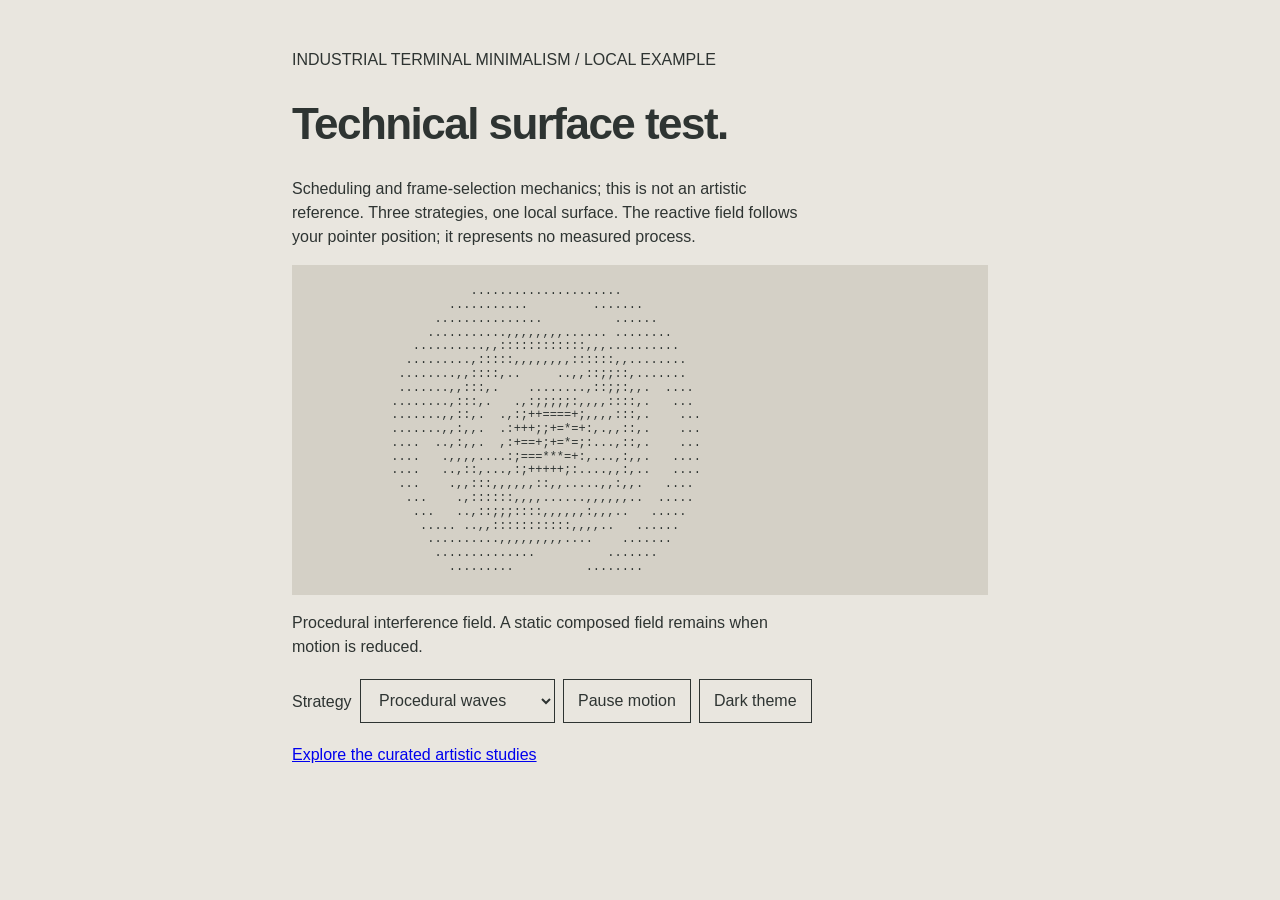
<file: industrial-terminal-minimalism/examples/living-ascii/index.html>
<!doctype html>
<!-- SPDX-License-Identifier: CC0-1.0 --><html lang="en"><meta charset="utf-8"><meta name="viewport" content="width=device-width,initial-scale=1"><title>Living ASCII / local vanilla example</title>
<style>:root{color-scheme:light;--paper:#E9E6DF;--ink:#2E3432;--surface:#D4D0C6}:root[data-theme=dark]{color-scheme:dark;--paper:#151714;--ink:#DCD6C5;--surface:#242722}*{box-sizing:border-box}body{margin:0;background:var(--paper);color:var(--ink);font:16px/1.5 'Segoe UI',Arial,sans-serif}main{max-width:760px;padding:32px;margin:auto}h1{font-size:44px;line-height:1.05;letter-spacing:-.035em}pre{background:var(--surface);font:400 clamp(7px,1.9vw,12px)/1.15 'Departure Mono',Consolas,'Liberation Mono',monospace;white-space:pre;overflow:hidden;min-height:280px;padding:20px;font-variant-ligatures:none}button,select{font:inherit;min-height:44px;padding:8px 14px;color:inherit;background:transparent;border:1px solid currentColor;margin:4px}button:focus-visible,select:focus-visible{outline:2px solid currentColor;outline-offset:3px}label{display:inline-block}p{max-width:58ch}</style>
<main><p>INDUSTRIAL TERMINAL MINIMALISM / LOCAL EXAMPLE</p><h1>Technical surface test.</h1><p>Scheduling and frame-selection mechanics; this is not an artistic reference. Three strategies, one local surface. The reactive field follows your pointer position; it represents no measured process.</p><pre id="art" aria-hidden="true"></pre><p id="caption">Procedural interference field. A static composed field remains when motion is reduced.</p><label>Strategy <select id="mode"><option value="procedural">Procedural waves</option><option value="authored">Authored orbit</option><option value="reactive">Pointer reactive field</option></select></label><button id="pause" aria-pressed="false">Pause motion</button><button id="theme">Dark theme</button><p><a href="curated/index.html">Explore the curated artistic studies</a></p></main>
<script type="module">
import {createSurface} from './surface.mjs';const art=document.querySelector('#art'),mode=document.querySelector('#mode');const cols=64,rows=21,grid=new Array(cols*rows).fill(' '),ramp=' .,:;+=*#@';let pointer=.5;
const poses=['       .        ','    .     +     ',' .           *  ','    +     .     '];
function render(ms,{still}){grid.fill(' ');const p=ms/8000*Math.PI*2;
 if(mode.value==='authored'){const n=Math.floor(ms/1000)%poses.length;for(let y=0;y<poses.length;y++)for(let x=0;x<poses[y].length;x++)grid[(8+y)*cols+24+x]=poses[(y+n)%poses.length][x];}
 else for(let y=0;y<rows;y++)for(let x=0;x<cols;x++){const nx=(x-cols/2)/cols,ny=(y-rows/2)/rows,r=Math.hypot(nx*1.7,ny),f=Math.sin(r*27-p)+Math.sin(nx*16+ny*8+p)*.5,envelope=Math.max(0,1-r*1.6),gain=mode.value==='reactive'?.35+pointer:.85;grid[y*cols+x]=ramp[Math.max(0,Math.min(9,Math.round((f+1.5)/3*envelope*gain*9)))];}
 art.textContent=Array.from({length:rows},(_,y)=>grid.slice(y*cols,(y+1)*cols).join('')).join('\n');}
const surface=createSurface(art,render);window.exampleSurface=surface;
document.querySelector('#pause').onclick=e=>{const p=e.target.getAttribute('aria-pressed')!=='true';e.target.setAttribute('aria-pressed',p);e.target.textContent=p?'Resume motion':'Pause motion';surface.pause(p);};
document.querySelector('#theme').onclick=e=>{const d=document.documentElement.dataset.theme!=='dark';document.documentElement.dataset.theme=d?'dark':'light';e.target.textContent=d?'Light theme':'Dark theme';};
mode.onchange=()=>surface.refresh();art.addEventListener('pointermove',e=>{pointer=Math.max(0,Math.min(1,e.offsetX/art.clientWidth));if(mode.value==='reactive')surface.refresh();});
</script></html>
</file>
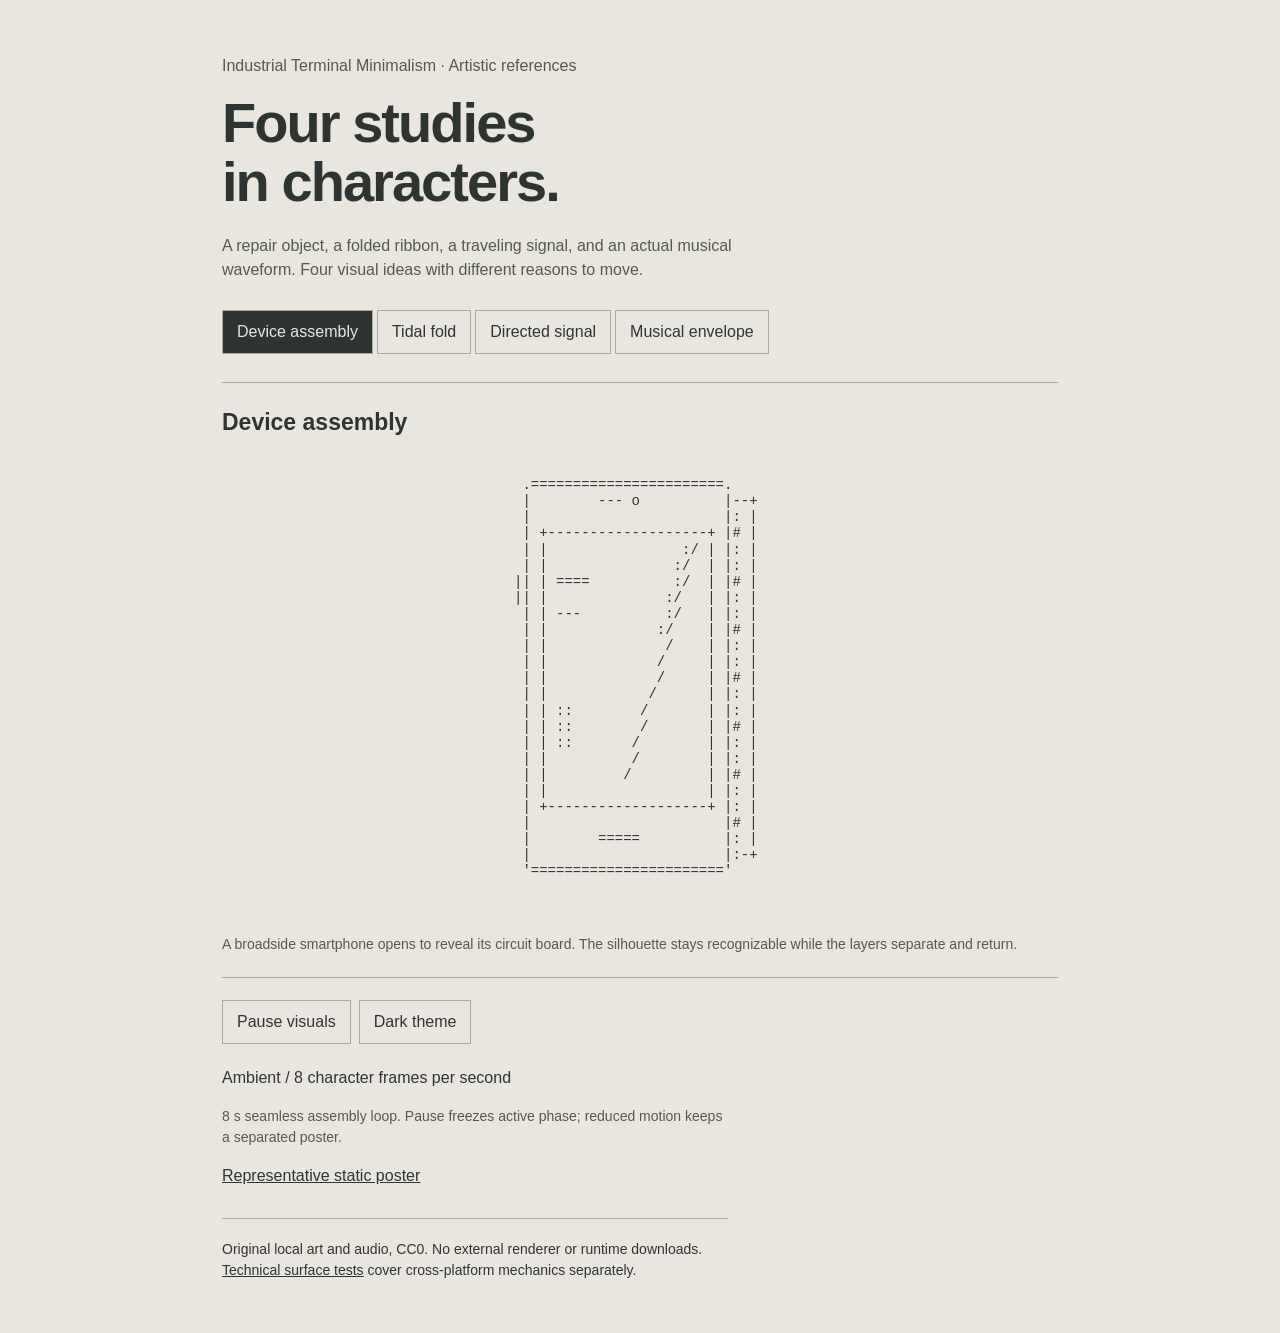
<file: industrial-terminal-minimalism/examples/living-ascii/curated/index.html>
<!doctype html>
<!-- SPDX-License-Identifier: CC0-1.0 --><html lang="en"><meta charset="utf-8"><meta name="viewport" content="width=device-width,initial-scale=1"><title>Four studies in characters</title>
<style>:root{color-scheme:light;--paper:#E9E6DF;--ink:#2E3432;--surface:#D4D0C6;--rule:#ACA99E;--muted:#535950}:root[data-theme=dark]{color-scheme:dark;--paper:#151714;--ink:#DCD6C5;--surface:#242722;--rule:#4D5147;--muted:#ABA999}*{box-sizing:border-box}body{margin:0;background:var(--paper);color:var(--ink);font:16px/1.5 'Segoe UI',Arial,sans-serif}main{max-width:900px;margin:auto;padding:38px 32px}h1{font-size:clamp(34px,5.8vw,56px);line-height:1.05;letter-spacing:-.035em;margin:12px 0 22px}h2{font-size:23px;margin:0}p{max-width:65ch}.intro{color:var(--muted)}nav{display:flex;gap:4px;flex-wrap:wrap;margin:28px 0}button,a{color:inherit}button{font:inherit;min-height:44px;padding:8px 14px;background:transparent;border:1px solid var(--rule)}button[aria-pressed=true]{background:var(--ink);color:var(--paper)}button:focus-visible,a:focus-visible{outline:2px solid var(--ink);outline-offset:4px}figure{margin:0;border-top:1px solid var(--rule);border-bottom:1px solid var(--rule);padding:22px 0}pre{font:400 clamp(8.5px,1.5vw,14px)/1.15 'Departure Mono',Consolas,'Liberation Mono',monospace;white-space:pre;font-variant-ligatures:none;font-synthesis:none;letter-spacing:0;overflow:hidden;width:max-content;max-width:100%;min-height:400px;margin:22px auto}figcaption{color:var(--muted);font-size:14px}.controls{display:flex;gap:8px;flex-wrap:wrap;margin:22px 0}.meta{color:var(--muted);font-size:14px}.footer{border-top:1px solid var(--rule);padding-top:20px;margin-top:30px;font-size:14px}@media(max-width:600px){main{padding:24px 20px}pre{min-height:300px}nav button{flex:1 1 44%;padding:8px}button{font-size:14px}}</style>
<main><p class="intro">Industrial Terminal Minimalism · Artistic references</p><h1>Four studies<br>in characters.</h1><p class="intro">A repair object, a folded ribbon, a traveling signal, and an actual musical waveform. Four visual ideas with different reasons to move.</p>
<nav aria-label="Art study"><button data-mode="phone" aria-pressed="true">Device assembly</button><button data-mode="ribbon" aria-pressed="false">Tidal fold</button><button data-mode="directed" aria-pressed="false">Directed signal</button><button data-mode="audio" aria-pressed="false">Musical envelope</button></nav>
<figure><h2 id="title">Device assembly</h2><pre id="art" aria-hidden="true"></pre><figcaption id="purpose"></figcaption></figure>
<div class="controls"><button id="pause" aria-pressed="false">Pause visuals</button><button id="play" hidden>Play audio study</button><button id="theme">Dark theme</button></div><p id="status" role="status"></p><p class="meta" id="lifecycle"></p><p><a id="poster" href="phone-poster.png">Representative static poster</a></p><audio id="audio" preload="metadata" src="audio-study.wav"></audio>
<p class="footer">Original local art and audio, CC0. No external renderer or runtime downloads. <a href="../index.html">Technical surface tests</a> cover cross-platform mechanics separately.</p></main>
<script type="module" src="gallery.mjs"></script></html>
</file>
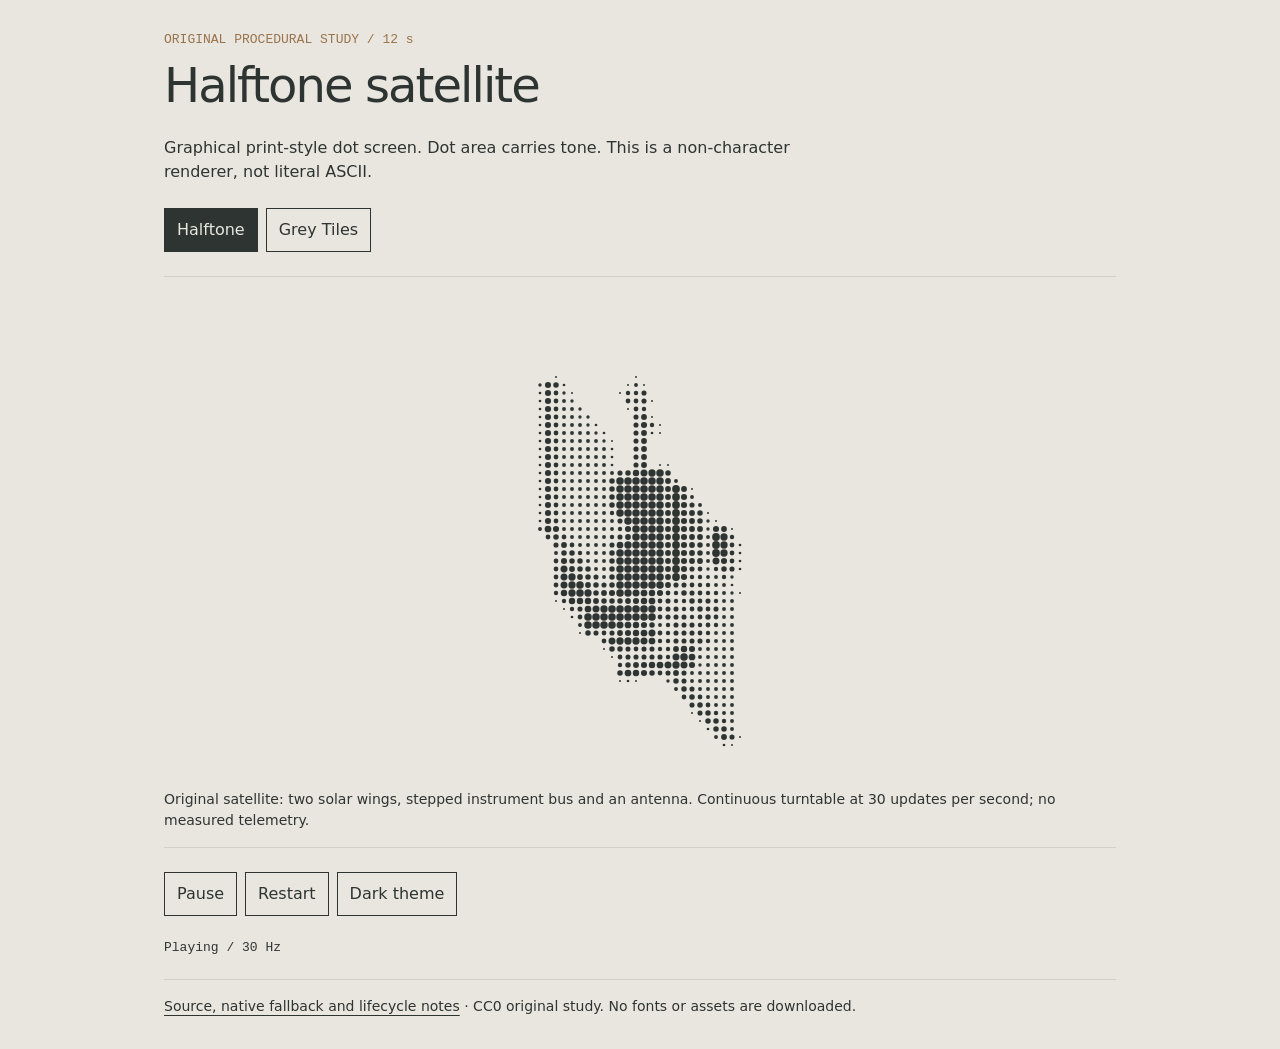
<file: industrial-terminal-minimalism/examples/living-ascii/print-satellite/index.html>
<!doctype html>
<!-- SPDX-License-Identifier: CC0-1.0 -->
<html lang="en" data-theme="light">
<meta charset="utf-8">
<meta name="viewport" content="width=device-width,initial-scale=1">
<title>Satellite / graphical print studies</title>
<link rel="stylesheet" href="../../../tokens/generated.css">
<style>
*{box-sizing:border-box}body{margin:0;background:var(--itm-color-canvas);color:var(--itm-color-text);font:16px/1.5 var(--itm-font-body)}
main{max-width:1000px;margin:0 auto;padding:32px 24px}h1{font-size:clamp(28px,5vw,48px);line-height:1.1;font-weight:500;letter-spacing:-.04em;margin:12px 0 24px}
.eyebrow{font:13px var(--itm-font-technical);color:var(--itm-color-accentSeed)}p{max-width:65ch}nav{display:flex;gap:8px;flex-wrap:wrap;margin:24px 0}
button{font:inherit;color:inherit;background:transparent;border:1px solid var(--itm-color-text);padding:8px 12px;min-height:44px;cursor:pointer}
button[aria-pressed="true"]{background:var(--itm-color-text);color:var(--itm-color-canvas)}button:disabled{cursor:default}
button:focus-visible,a:focus-visible{outline:2px solid var(--itm-color-accentSeed);outline-offset:4px}a{color:inherit;text-underline-offset:4px}
figure{margin:0;border-block:1px solid var(--itm-color-surface);padding:16px 0}canvas{display:block;width:100%;max-width:720px;height:auto;margin:auto}figcaption{font-size:14px;margin-top:16px}
#status{font:13px var(--itm-font-technical)}footer{border-top:1px solid var(--itm-color-surface);margin-top:24px;padding-top:16px;font-size:14px}
</style>
<main>
<div class="eyebrow">ORIGINAL PROCEDURAL STUDY / 12 s</div>
<h1 id="title">Halftone satellite</h1>
<p id="description">Graphical print-style dot screen. Dot area carries tone. This is a non-character renderer, not literal ASCII.</p>
<nav aria-label="Graphical renderer"><button id="halftone" aria-pressed="true">Halftone</button><button id="tiles" aria-pressed="false">Grey Tiles</button></nav>
<figure><canvas id="art" width="720" height="480" aria-hidden="true"></canvas><figcaption>Original satellite: two solar wings, stepped instrument bus and an antenna. Continuous turntable at 30 updates per second; no measured telemetry.</figcaption></figure>
<nav aria-label="Playback and appearance"><button id="pause">Pause</button><button id="restart">Restart</button><button id="theme">Dark theme</button></nav>
<p id="status" role="status">Playing / 30 Hz</p>
<footer><a href="README.md">Source, native fallback and lifecycle notes</a> · CC0 original study. No fonts or assets are downloaded.</footer>
</main>
<!-- Classic scripts intentionally support direct file opening, with no module fetch. -->
<script src="source.mjs"></script><script src="sampling.mjs"></script><script src="renderers.mjs"></script><script src="player.mjs"></script>
</html>
</file>
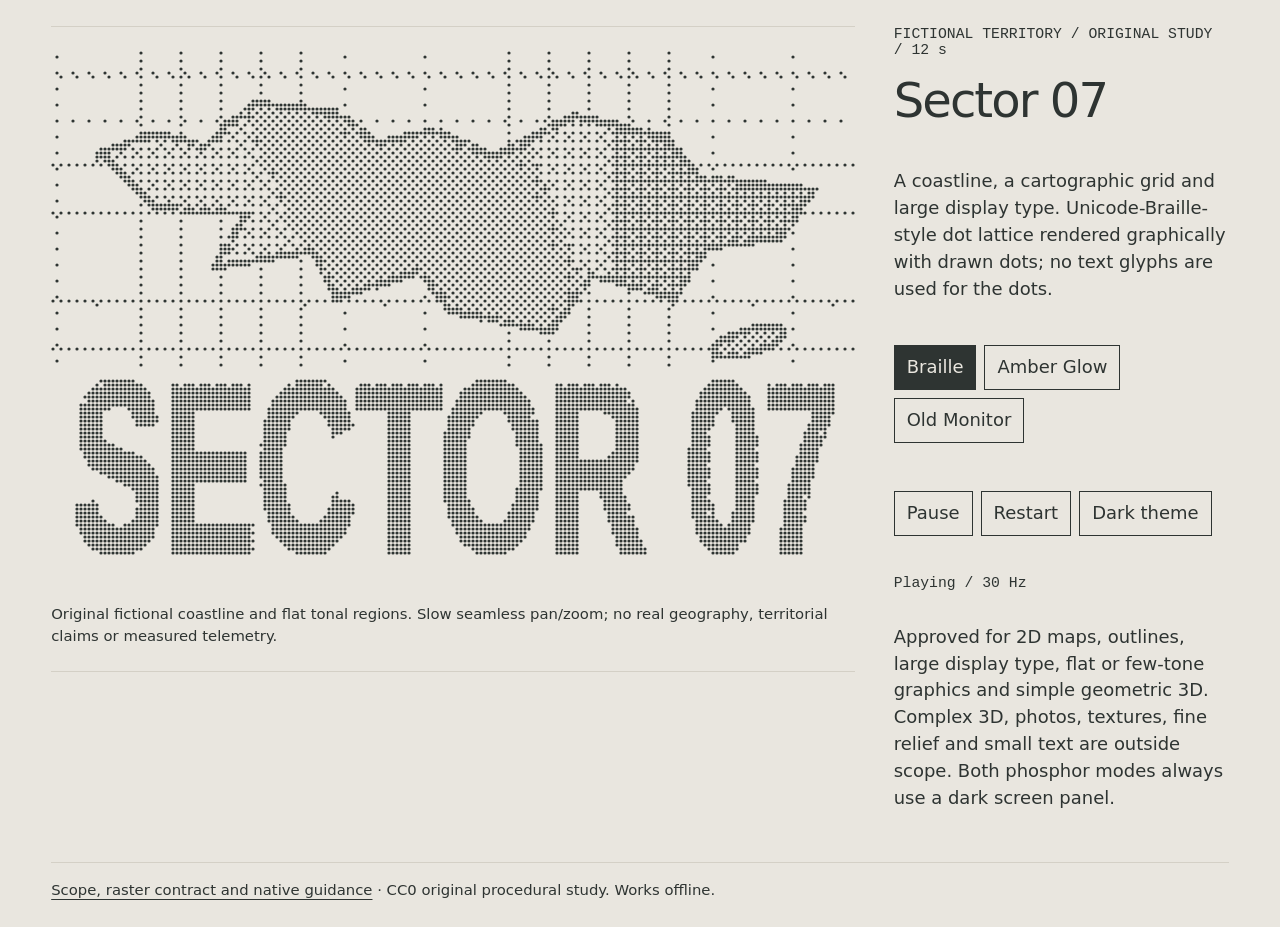
<file: industrial-terminal-minimalism/examples/living-ascii/signal-map/index.html>
<!doctype html>
<!-- SPDX-License-Identifier: CC0-1.0 -->
<html lang="en" data-theme="light">
<meta charset="utf-8">
<meta name="viewport" content="width=device-width,initial-scale=1">
<title>Sector 07 / scoped Braille study</title>
<link rel="stylesheet" href="../../../tokens/generated.css">
<style>
*{box-sizing:border-box}body{margin:0;background:var(--itm-color-canvas);color:var(--itm-color-text);font:16px/1.5 var(--itm-font-body)}
main{max-width:1600px;margin:auto;padding:32px 24px}h1{font-size:clamp(32px,5vw,48px);font-weight:500;line-height:1.1;letter-spacing:-.04em;margin:12px 0 24px}
.marker{font:13px var(--itm-font-technical);white-space:nowrap}@media(max-width:440px){.marker{font-size:11px;letter-spacing:-.02em}}p{max-width:65ch}nav{display:flex;gap:8px;flex-wrap:wrap;margin:24px 0}
button{font:inherit;color:inherit;background:transparent;border:1px solid var(--itm-color-text);padding:8px 12px;min-height:44px;cursor:pointer}
button[aria-pressed="true"]{background:var(--itm-color-text);color:var(--itm-color-canvas)}button:disabled{cursor:default}
button:focus-visible,a:focus-visible{outline:2px solid var(--itm-color-accentSeed);outline-offset:4px}a{color:inherit;text-underline-offset:4px}
#phosphor-controls button:focus-visible,#phosphor-custom:focus-visible{outline:2px solid var(--itm-color-focus);outline-offset:4px}
.phosphor-controls{display:flex;flex-wrap:wrap;align-items:center;gap:8px;margin:0 0 24px}.phosphor-controls[hidden]{display:none}
.phosphor-controls label{display:flex;align-items:center;gap:8px}.phosphor-controls input{width:44px;height:44px;padding:3px;border:1px solid var(--itm-color-text);background:var(--itm-color-canvas);cursor:pointer}
#phosphor-custom{color-scheme:light}html[data-theme="dark"] #phosphor-custom{color-scheme:dark}
figure{margin:0;border-block:1px solid var(--itm-color-surface);padding:16px 0}#plate{width:100%;max-width:1600px;margin:auto}canvas{display:block;max-width:100%;height:auto;margin:auto}
figcaption,footer{font-size:14px}figcaption{margin-top:16px}footer{border-top:1px solid var(--itm-color-surface);padding-top:16px;margin-top:24px}
#status{font:13px var(--itm-font-technical)}

/* Fluid semantic type and a dominant, bounded artwork column. */
body{font-size:clamp(15px,.35vw + 13.5px,20px)}
.marker,#status{font-size:clamp(11px,.45vw + 9px,16px);white-space:normal;overflow-wrap:anywhere}
figcaption,footer{font-size:clamp(13px,.3vw + 11px,18px)}
@media(min-width:1100px){
 main{max-width:2448px;width:96%;padding:clamp(24px,2vw,48px);display:grid;grid-template-columns:minmax(0,2.4fr) minmax(280px,1fr);gap:0 clamp(32px,3vw,76px);align-content:start}
 .marker,h1,main>p,main>nav,.phosphor-controls{grid-column:2}
 h1{font-size:clamp(48px,3.2vw,88px);margin-block:16px 24px}
 figure{grid-column:1;grid-row:1/10;align-self:start;padding:24px 0}
 #plate{max-width:1600px;width:100%}
 footer{grid-column:1/-1;margin-top:32px}
}

</style>
<main id="study">
<div class="marker">FICTIONAL TERRITORY / ORIGINAL STUDY / 12 s</div>
<h1>Sector 07</h1>
<p>A coastline, a cartographic grid and large display type. Unicode-Braille-style dot lattice rendered graphically with drawn dots; no text glyphs are used for the dots.</p>
<nav aria-label="Scoped graphical renderer"><button id="braille" aria-pressed="true">Braille</button><button id="amber" aria-pressed="false">Amber Glow</button><button id="monitor" aria-pressed="false">Old Monitor</button></nav>
<div id="phosphor-controls" class="phosphor-controls" role="group" aria-label="Old Monitor phosphor colour" hidden>
<button id="phosphor-green" aria-pressed="true">Green</button><button id="phosphor-warm" aria-pressed="false">Warm</button><button id="phosphor-cool" aria-pressed="false">Cool</button>
<label for="phosphor-custom">Custom <input id="phosphor-custom" type="color" value="#53d878" aria-label="Custom Old Monitor phosphor colour" aria-describedby="status"></label>
</div>
<figure><div id="plate"><canvas id="art" width="720" height="480" aria-hidden="true"></canvas></div><figcaption id="caption">Original fictional coastline and flat tonal regions. Slow seamless pan/zoom; no real geography, territorial claims or measured telemetry.</figcaption></figure>
<nav aria-label="Playback and appearance"><button id="pause">Pause</button><button id="restart">Restart</button><button id="theme">Dark theme</button></nav>
<p id="status" role="status">Playing / 30 Hz</p>
<p>Approved for 2D maps, outlines, large display type, flat or few-tone graphics and simple geometric 3D. Complex 3D, photos, textures, fine relief and small text are outside scope. Both phosphor modes always use a dark screen panel.</p>
<footer><a href="README.md">Scope, raster contract and native guidance</a> · CC0 original procedural study. Works offline.</footer>
</main>
<!-- Classic scripts support direct file opening without module fetches. -->
<script src="raster.mjs"></script><script src="player.mjs"></script>
</html>
</file>
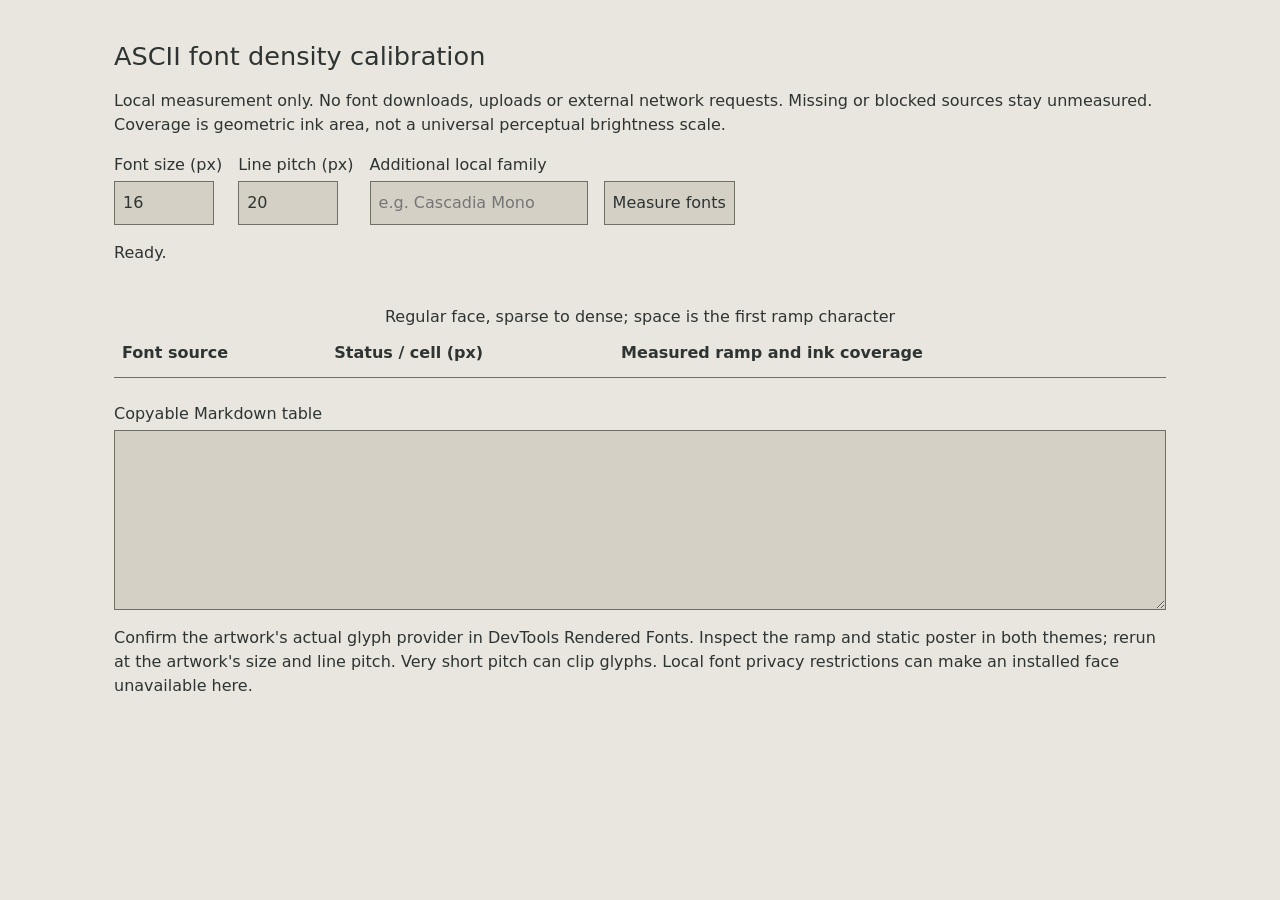
<file: industrial-terminal-minimalism/scripts/font-probe.html>
<!doctype html>
<!-- SPDX-License-Identifier: MIT -->
<html lang="en">
<meta charset="utf-8">
<meta name="viewport" content="width=device-width, initial-scale=1">
<meta http-equiv="Content-Security-Policy" content="default-src 'none'; script-src 'unsafe-inline'; style-src 'self' 'unsafe-inline'; font-src 'self' data: blob:; connect-src 'none'">
<title>ASCII font density calibration</title>
<link rel="stylesheet" href="../tokens/generated.css">
<style>
  * { box-sizing: border-box; }
  body { margin: 0 auto; padding: 24px; max-width: 1100px; background: var(--itm-color-canvas); color: var(--itm-color-text); font: 16px/1.5 var(--itm-font-body); }
  h1 { font: 1.6rem/1.2 var(--itm-font-display); }
  form { display: flex; flex-wrap: wrap; gap: 16px; align-items: end; }
  label { display: grid; gap: 4px; }
  input, button, textarea { font: inherit; padding: 8px; background: var(--itm-color-surface); color: inherit; border: 1px solid var(--itm-color-border); border-radius: 0; }
  button, input { min-height: 44px; }
  input[type=number] { width: 100px; }
  :focus-visible { outline: 2px solid var(--itm-color-focus); outline-offset: 3px; }
  .scroll { overflow-x: auto; }
  table { border-collapse: collapse; width: 100%; margin: 24px 0; }
  th, td { text-align: left; vertical-align: top; padding: 12px 8px; border-bottom: 1px solid var(--itm-color-border); }
  code { white-space: pre; font-synthesis: none; font-variant-ligatures: none; }
  textarea { width: 100%; min-height: 180px; font: 14px/1.5 var(--itm-font-technical); }
</style>
<h1>ASCII font density calibration</h1>
<p>Local measurement only. No font downloads, uploads or external network requests. Missing or blocked sources stay unmeasured. Coverage is geometric ink area, not a universal perceptual brightness scale.</p>
<form id="settings">
  <label>Font size (px)<input id="size" type="number" min="8" max="96" value="16" required></label>
  <label>Line pitch (px)<input id="pitch" type="number" min="8" max="144" value="20" required></label>
  <label>Additional local family<input id="family" placeholder="e.g. Cascadia Mono" maxlength="100"></label>
  <button type="submit">Measure fonts</button>
</form>
<p id="status" role="status">Ready.</p>
<div class="scroll" role="region" aria-label="Font density results" tabindex="0">
  <table>
    <caption>Regular face, sparse to dense; space is the first ramp character</caption>
    <thead><tr><th scope="col">Font source</th><th scope="col">Status / cell (px)</th><th scope="col">Measured ramp and ink coverage</th></tr></thead>
    <tbody id="results"></tbody>
  </table>
</div>
<label>Copyable Markdown table<textarea id="report" readonly spellcheck="false"></textarea></label>
<p>Confirm the artwork's actual glyph provider in DevTools Rendered Fonts. Inspect the ramp and static poster in both themes; rerun at the artwork's size and line pitch. Very short pitch can clip glyphs. Local font privacy restrictions can make an installed face unavailable here.</p>
<script>
const form = document.querySelector('#settings');
const status = document.querySelector('#status');
const results = document.querySelector('#results');
const report = document.querySelector('#report');
const families = ['Departure Mono', 'Consolas', 'Courier New', 'Menlo', 'SFMono-Regular', 'Liberation Mono'];
const glyphs = Array.from(' .,:;!|/\\-_=+*oO0#%@');
const loaded = [];
let run = 0;
function cell(row, text) {
  const td = document.createElement('td');
  td.textContent = text;
  row.append(td);
  return td;
}
function md(text) { return String(text).replaceAll('|', '&#124;').replaceAll('\n', ' '); }
function measure(face, size, pitch) {
  const canvas = document.createElement('canvas');
  const ctx = canvas.getContext('2d', {willReadFrequently: true});
  const scale = window.devicePixelRatio || 1;
  const font = `${size}px "${face.family}"`;
  ctx.font = font;
  const advances = glyphs.map(g => ctx.measureText(g).width);
  const advance = ctx.measureText('M').width;
  if (Math.max(...advances, advance) - Math.min(...advances, advance) > 0.05)
    throw new Error('Not fixed-width for this ASCII set; no shared-cell ramp');
  const metrics = ctx.measureText(glyphs.join(''));
  const inkHeight = metrics.actualBoundingBoxAscent + metrics.actualBoundingBoxDescent;
  canvas.width = Math.ceil(advance * scale);
  canvas.height = Math.ceil(pitch * scale);
  ctx.scale(scale, scale);
  ctx.font = font;
  ctx.fillStyle = '#fff'; // transparent raster mask; not a product color
  const baseline = (pitch - inkHeight) / 2 + metrics.actualBoundingBoxAscent;
  const coverage = glyphs.map(glyph => {
    ctx.clearRect(0, 0, advance + 1, pitch + 1);
    ctx.fillText(glyph, 0, baseline);
    const pixels = ctx.getImageData(0, 0, canvas.width, canvas.height).data;
    let alpha = 0;
    for (let i = 3; i < pixels.length; i += 4) alpha += pixels[i];
    return {glyph, percent: 100 * alpha / (255 * canvas.width * canvas.height)};
  }).sort((a, b) => a.percent - b.percent);
  return {advance, coverage, clipped: inkHeight > pitch};
}
form.addEventListener('submit', async event => {
  event.preventDefault();
  if (!form.reportValidity()) return;
  for (const face of loaded) document.fonts.delete(face);
  loaded.length = 0;
  results.replaceChildren();
  report.value = '';
  const controls = [...form.elements];
  controls.forEach(control => control.disabled = true);
  status.textContent = 'Measuring explicit local sources...';
  const size = Number(document.querySelector('#size').value);
  const pitch = Number(document.querySelector('#pitch').value);
  const extra = document.querySelector('#family').value.trim();
  const names = [...new Set([...families, ...(extra ? [extra] : [])])];
  const lines = [`Size ${size}px; pitch ${pitch}px; device pixel ratio ${window.devicePixelRatio || 1}.`, '',
    '| Font source | Status / cell (px) | Ramp (sparse to dense) | Ink coverage (%) |',
    '| --- | --- | --- | --- |'];
  try {
    let index = 0;
    for (const name of names) {
      const row = document.createElement('tr');
      results.append(row);
      cell(row, name);
      // Generated alias prevents a missing named source from succeeding via CSS fallback.
      const face = new FontFace(`ITMProbe${++run}_${index++}`, `local(${JSON.stringify(name)})`, {weight: '400', style: 'normal'});
      try { await face.load(); }
      catch {
        cell(row, 'Unavailable / blocked; not measured');
        cell(row, '—');
        lines.push(`| ${md(name)} | Unavailable / blocked | — | — |`);
        continue;
      }
      document.fonts.add(face);
      loaded.push(face);
      try {
        const data = measure(face, size, pitch);
        const state = `Source loaded; ${data.advance.toFixed(2)} × ${pitch}${data.clipped ? '; pitch clips ink' : ''}`;
        cell(row, state);
        const output = cell(row, '');
        const ramp = data.coverage.map(item => item.glyph).join('');
        const sample = document.createElement('code');
        sample.style.fontFamily = `"${face.family}"`;
        sample.style.fontSize = `${size}px`;
        sample.style.lineHeight = `${pitch}px`;
        sample.textContent = ramp;
        output.append(sample);
        const detail = document.createElement('details');
        const summary = document.createElement('summary');
        summary.textContent = 'Glyph coverage (%)';
        detail.append(summary);
        const text = data.coverage.map(item => `${item.glyph === ' ' ? 'space' : item.glyph}: ${item.percent.toFixed(2)}`).join('; ');
        detail.append(document.createTextNode(text));
        output.append(detail);
        const escapedRamp = ramp.replaceAll('&', '&amp;').replaceAll('<', '&lt;').replaceAll('|', '&#124;').replaceAll(' ', '&nbsp;');
        lines.push(`| ${md(name)} | ${md(state)} | <code>${escapedRamp}</code> | ${md(text)} |`);
      } catch (error) {
        cell(row, error.message);
        cell(row, '—');
        lines.push(`| ${md(name)} | ${md(error.message)} | — | — |`);
      }
    }
    report.value = lines.join('\n');
    status.textContent = 'Complete. Unavailable sources were not replaced by fallback measurements.';
  } catch (error) {
    status.textContent = `Measurement failed: ${error.message}`;
  } finally { controls.forEach(control => control.disabled = false); }
});
</script>
</html>
</file>
<file: industrial-terminal-minimalism/tokens/generated.css>
/* Generated by scripts/tokens.py build. Edit JSON, then regenerate. */
:root, [data-theme="light"] {
  color-scheme: light;
  --itm-c-button-bg: var(--itm-color-selected);
  --itm-c-button-fg: var(--itm-color-onSelected);
  --itm-c-button-hover: var(--itm-color-selectedHover);
  --itm-c-field-bg: var(--itm-color-canvas);
  --itm-c-field-border: var(--itm-color-border);
  --itm-c-field-fg: var(--itm-color-text);
  --itm-c-field-invalid: var(--itm-color-error);
  --itm-c-row-bg: var(--itm-color-canvas);
  --itm-c-row-hover: var(--itm-color-surface);
  --itm-c-row-selected: var(--itm-color-selected);
  --itm-c-row-selectedText: var(--itm-color-onSelected);
  --itm-c-secondaryButton-bg: var(--itm-color-canvas);
  --itm-c-secondaryButton-border: var(--itm-color-border);
  --itm-c-secondaryButton-fg: var(--itm-color-text);
  --itm-c-secondaryButton-hover: var(--itm-color-surface);
  --itm-p-color-amber: #99734C;
  --itm-p-color-blue: #365C72;
  --itm-p-color-edge: #706F65;
  --itm-p-color-functionalAmber: #73502F;
  --itm-p-color-ink: #2E3432;
  --itm-p-color-paper: #E9E6DF;
  --itm-p-color-recess: #D4D0C6;
  --itm-p-color-red: #8C3D35;
  --itm-p-color-rule: #ACA99E;
  --itm-p-color-secondaryInk: #535950;
  --itm-p-color-selection: #2E3432;
  --itm-p-color-selectionHover: #414740;
  --itm-p-color-selectionInk: #E9E6DF;
  --itm-p-size-body: 1rem;
  --itm-p-size-display: 2.75rem;
  --itm-p-size-displayExtra: 5.5rem;
  --itm-p-size-displayLarge: 4.125rem;
  --itm-p-size-displaySmall: 2.0625rem;
  --itm-p-size-heading: 1.375rem;
  --itm-p-size-small: 0.875rem;
  --itm-color-accentSeed: var(--itm-p-color-amber);
  --itm-color-accentText: var(--itm-p-color-functionalAmber);
  --itm-color-border: var(--itm-p-color-edge);
  --itm-color-canvas: var(--itm-p-color-paper);
  --itm-color-divider: var(--itm-p-color-rule);
  --itm-color-error: var(--itm-p-color-red);
  --itm-color-focus: var(--itm-p-color-functionalAmber);
  --itm-color-info: var(--itm-p-color-blue);
  --itm-color-muted: var(--itm-p-color-secondaryInk);
  --itm-color-onSelected: var(--itm-p-color-selectionInk);
  --itm-color-selected: var(--itm-p-color-selection);
  --itm-color-selectedHover: var(--itm-p-color-selectionHover);
  --itm-color-surface: var(--itm-p-color-recess);
  --itm-color-text: var(--itm-p-color-ink);
  --itm-control-denseRow: 2.25rem;
  --itm-control-height: 2.75rem;
  --itm-focus-offset: 3px;
  --itm-focus-width: 2px;
  --itm-font-body: system-ui, -apple-system, "Segoe UI", sans-serif;
  --itm-font-control: var(--itm-font-body);
  --itm-font-data: var(--itm-font-body);
  --itm-font-display: var(--itm-font-body);
  --itm-font-heading: var(--itm-font-body);
  --itm-font-marker: var(--itm-font-technical);
  --itm-font-navigation: var(--itm-font-body);
  --itm-font-status: var(--itm-font-body);
  --itm-font-technical: "Departure Mono", "SFMono-Regular", Consolas, "Liberation Mono", monospace;
  --itm-line-body: 1.5;
  --itm-line-display: 1.1;
  --itm-line-heading: 1.3;
  --itm-line-label: 1.4;
  --itm-motion-ambientCycle: 8000ms;
  --itm-motion-cursorPeriod: 1200ms;
  --itm-motion-decorativeDuration: 1000ms;
  --itm-motion-decorativeFps: 8;
  --itm-motion-decorativeSteps: 8;
  --itm-motion-feedback: 125ms;
  --itm-motion-feedbackSteps: 1;
  --itm-motion-interaction: 0ms;
  --itm-motion-reactiveFps: 8;
  --itm-motion-reducedDuration: 0ms;
  --itm-motion-selectionDuration: 0ms;
  --itm-motion-selectionSteps: 0;
  --itm-radius-default: 0;
  --itm-radius-maximum: 2px;
  --itm-rule-width: 1px;
  --itm-shadow-default: none;
  --itm-size-body: var(--itm-p-size-body);
  --itm-size-control: var(--itm-p-size-body);
  --itm-size-display: var(--itm-p-size-display);
  --itm-size-heading: var(--itm-p-size-heading);
  --itm-size-meta: var(--itm-p-size-small);
  --itm-size-navigation: var(--itm-p-size-body);
  --itm-size-status: var(--itm-p-size-small);
  --itm-size-technical: var(--itm-p-size-body);
  --itm-space-12: 0.75rem;
  --itm-space-128: 8rem;
  --itm-space-16: 1rem;
  --itm-space-24: 1.5rem;
  --itm-space-32: 2rem;
  --itm-space-4: 0.25rem;
  --itm-space-48: 3rem;
  --itm-space-64: 4rem;
  --itm-space-8: 0.5rem;
  --itm-space-96: 6rem;
  --itm-tracking-label: 0.03em;
}

[data-theme="dark"] {
  color-scheme: dark;
  --itm-c-button-bg: var(--itm-color-selected);
  --itm-c-button-fg: var(--itm-color-onSelected);
  --itm-c-button-hover: var(--itm-color-selectedHover);
  --itm-c-field-bg: var(--itm-color-canvas);
  --itm-c-field-border: var(--itm-color-border);
  --itm-c-field-fg: var(--itm-color-text);
  --itm-c-field-invalid: var(--itm-color-error);
  --itm-c-row-bg: var(--itm-color-canvas);
  --itm-c-row-hover: var(--itm-color-surface);
  --itm-c-row-selected: var(--itm-color-selected);
  --itm-c-row-selectedText: var(--itm-color-onSelected);
  --itm-c-secondaryButton-bg: var(--itm-color-canvas);
  --itm-c-secondaryButton-border: var(--itm-color-border);
  --itm-c-secondaryButton-fg: var(--itm-color-text);
  --itm-c-secondaryButton-hover: var(--itm-color-surface);
  --itm-p-color-amber: #C99A56;
  --itm-p-color-blue: #99B8CC;
  --itm-p-color-edge: #7C8074;
  --itm-p-color-functionalAmber: #C99A56;
  --itm-p-color-ink: #DCD6C5;
  --itm-p-color-paper: #151714;
  --itm-p-color-recess: #242722;
  --itm-p-color-red: #E29C8F;
  --itm-p-color-rule: #4D5147;
  --itm-p-color-secondaryInk: #ABA999;
  --itm-p-color-selection: #DCD6C5;
  --itm-p-color-selectionHover: #C6C0AE;
  --itm-p-color-selectionInk: #151714;
  --itm-color-accentSeed: var(--itm-p-color-amber);
  --itm-color-accentText: var(--itm-p-color-functionalAmber);
  --itm-color-border: var(--itm-p-color-edge);
  --itm-color-canvas: var(--itm-p-color-paper);
  --itm-color-divider: var(--itm-p-color-rule);
  --itm-color-error: var(--itm-p-color-red);
  --itm-color-focus: var(--itm-p-color-functionalAmber);
  --itm-color-info: var(--itm-p-color-blue);
  --itm-color-muted: var(--itm-p-color-secondaryInk);
  --itm-color-onSelected: var(--itm-p-color-selectionInk);
  --itm-color-selected: var(--itm-p-color-selection);
  --itm-color-selectedHover: var(--itm-p-color-selectionHover);
  --itm-color-surface: var(--itm-p-color-recess);
  --itm-color-text: var(--itm-p-color-ink);
}
</file>
